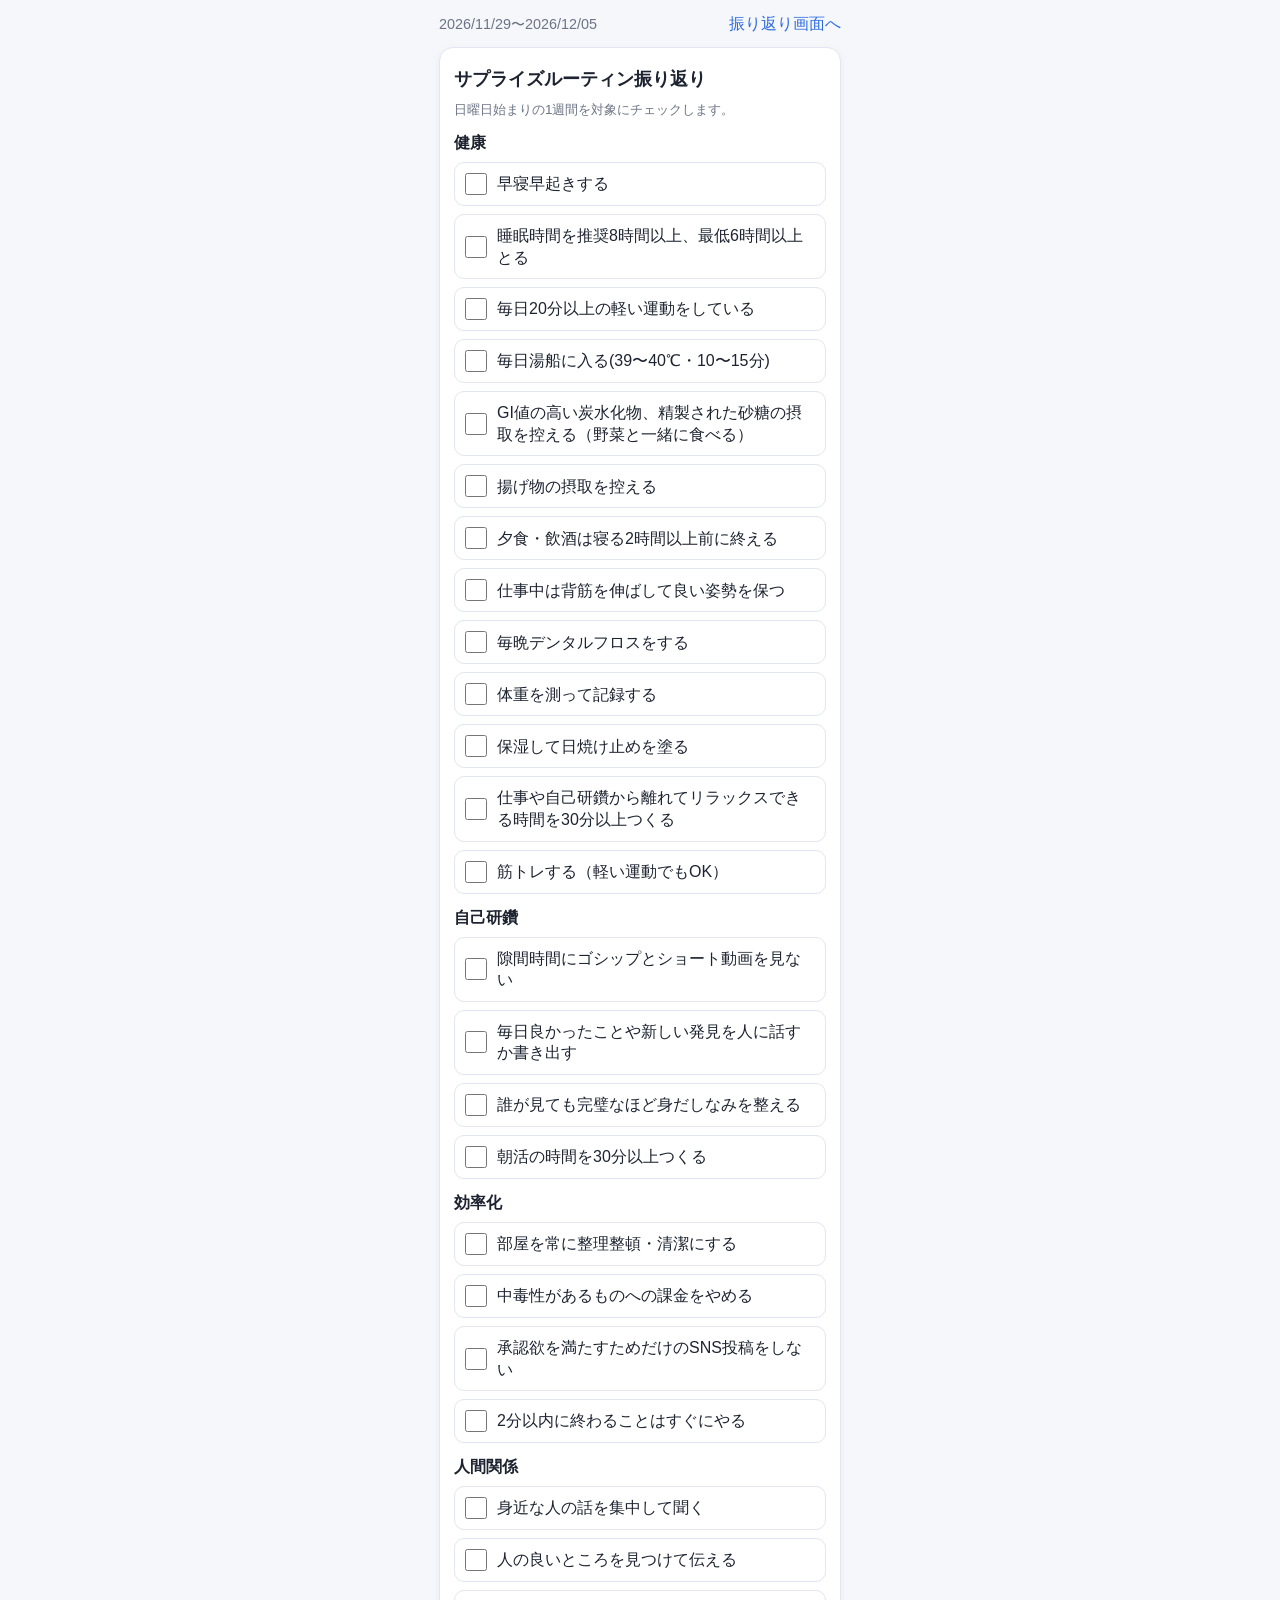
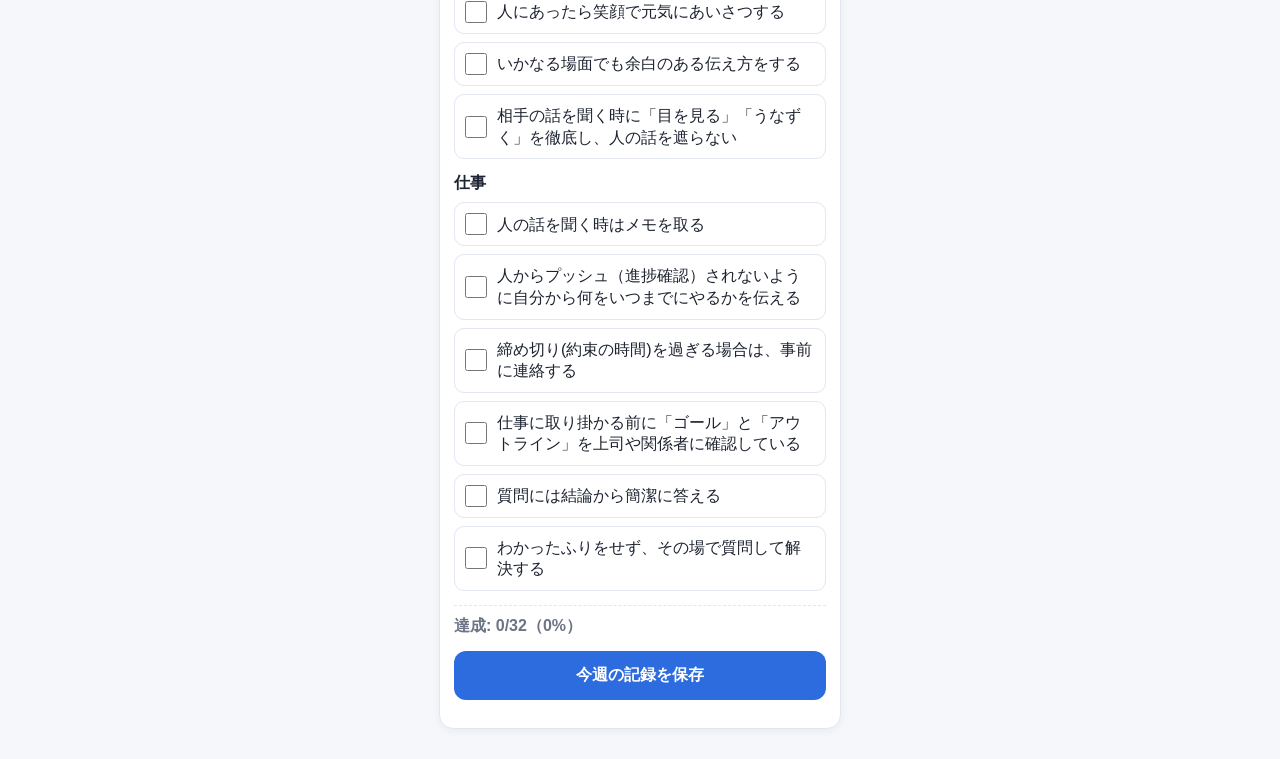
<file: index.html>
<!doctype html>
<html lang="ja">
  <head>
    <meta charset="UTF-8" />
    <meta name="viewport" content="width=device-width, initial-scale=1, viewport-fit=cover" />
    <meta name="theme-color" content="#2d6cdf" />
    <title>サプライズルーティン</title>
    <link rel="manifest" href="./manifest.json" />
    <link rel="stylesheet" href="./css/style.css" />
  </head>
  <body>
    <main class="app">
      <nav class="top-nav">
        <span class="period" id="periodLabel">期間を計算中...</span>
        <a href="./history.html">振り返り画面へ</a>
      </nav>

      <section class="card">
        <h1 class="title">サプライズルーティン振り返り</h1>
        <p class="hint">日曜日始まりの1週間を対象にチェックします。</p>

        <div id="routineContainer"></div>

        <div class="stats" id="statsLabel">達成: 0/32（0%）</div>

        <div class="actions">
          <button id="saveBtn">今週の記録を保存</button>
          <p class="hint" id="saveStatus"></p>
        </div>
      </section>
    </main>

    <script type="module" src="./js/app.js"></script>
  </body>
</html>
</file>
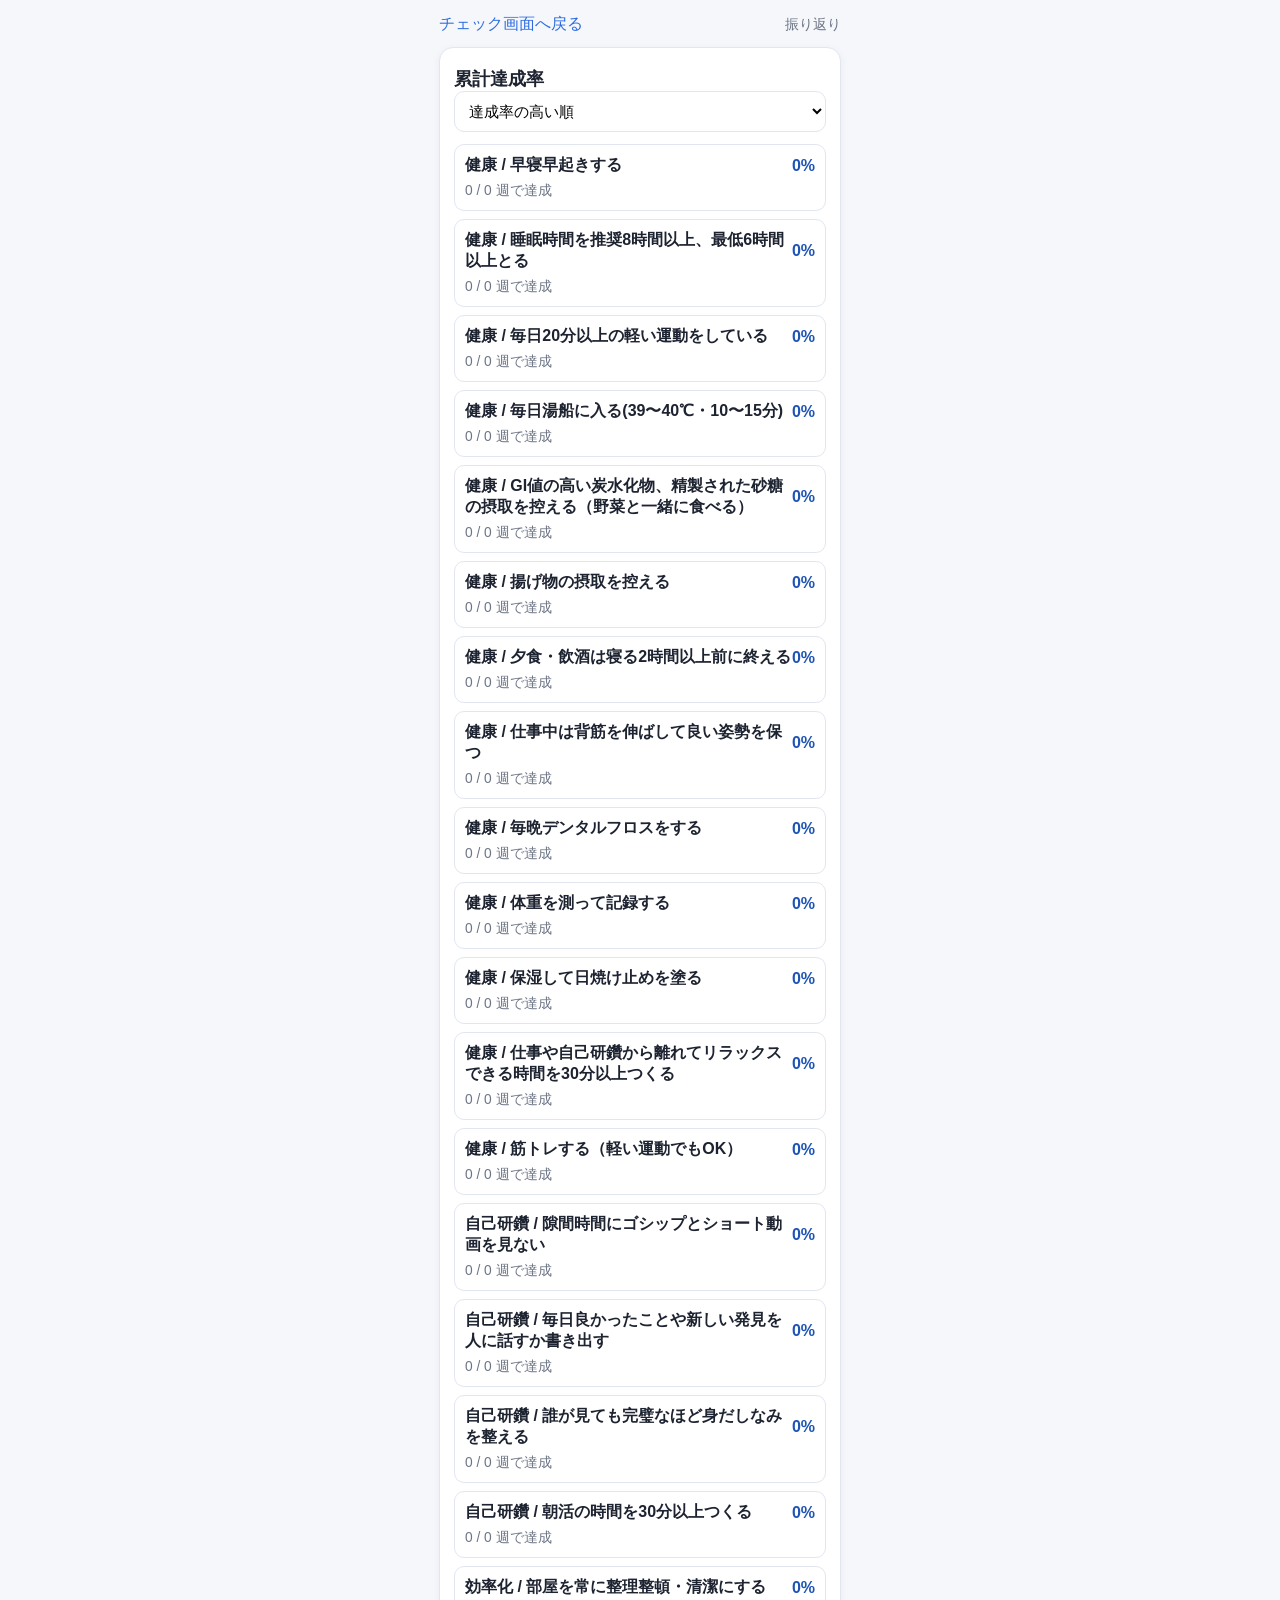
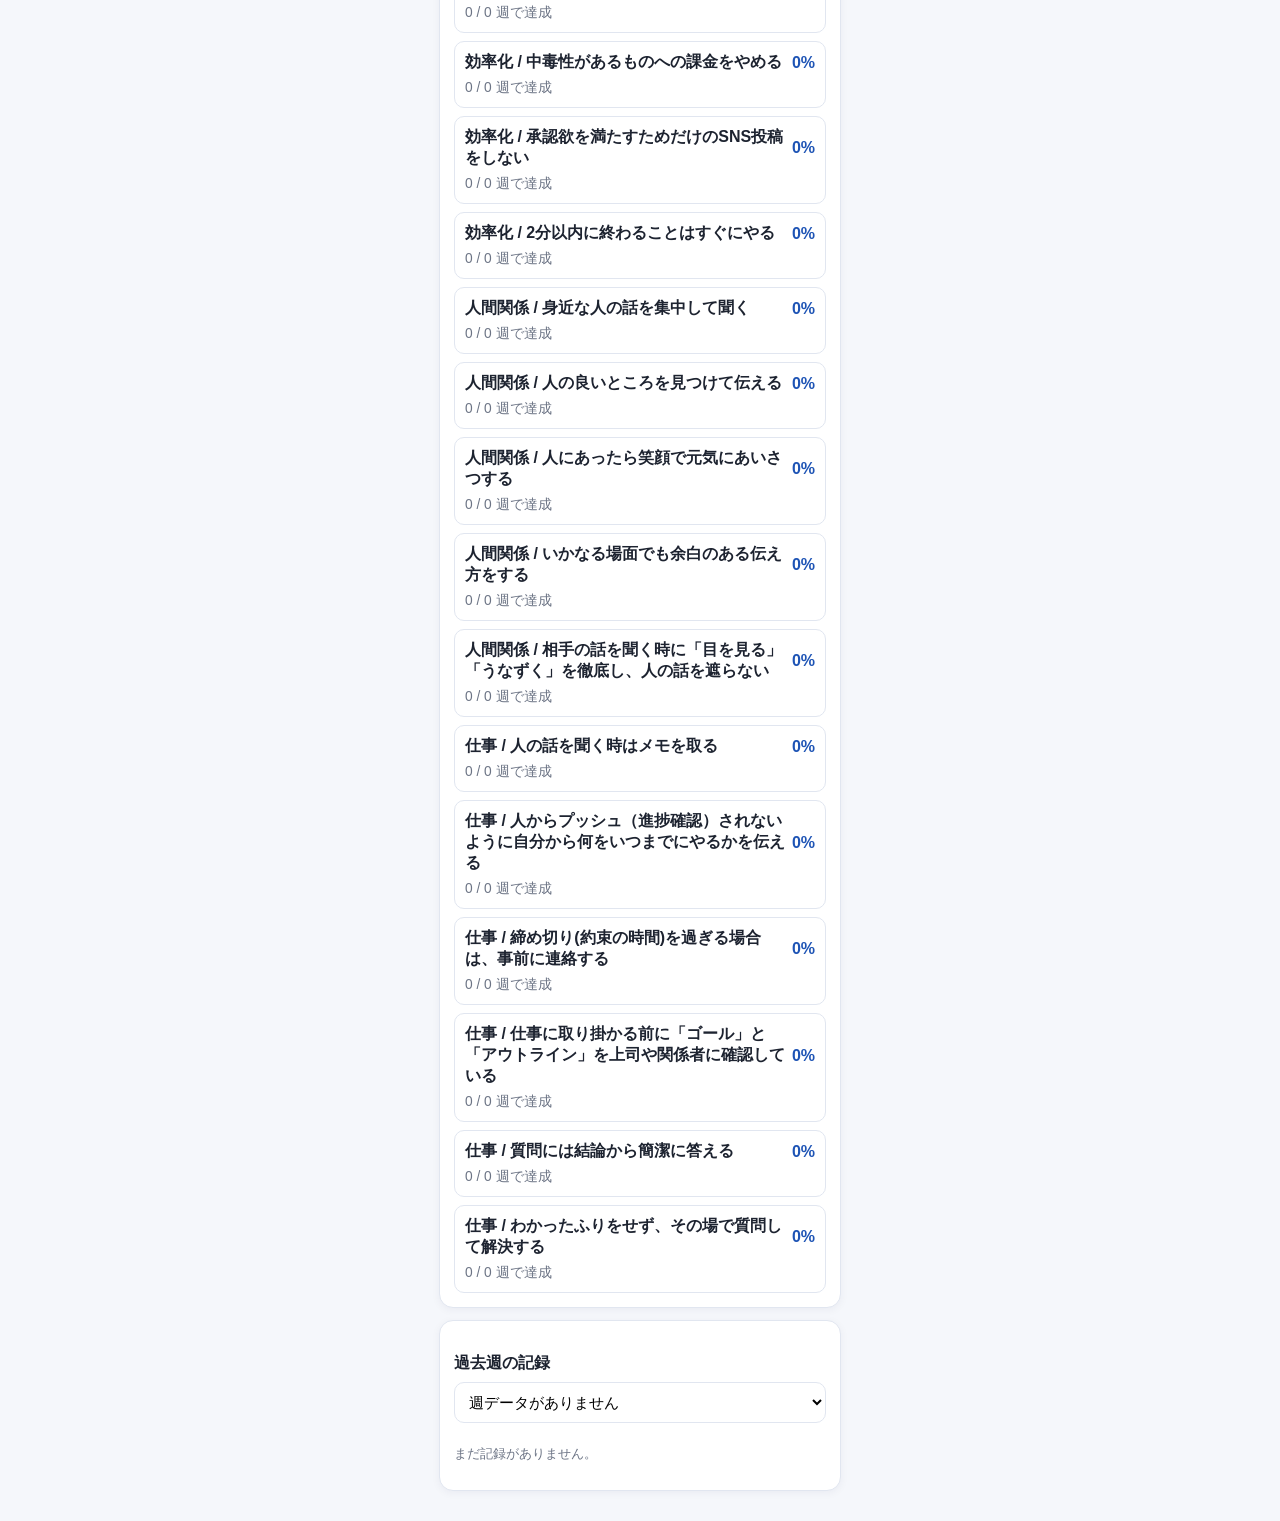
<file: history.html>
<!doctype html>
<html lang="ja">
  <head>
    <meta charset="UTF-8" />
    <meta name="viewport" content="width=device-width, initial-scale=1, viewport-fit=cover" />
    <meta name="theme-color" content="#2d6cdf" />
    <title>振り返り | サプライズルーティン</title>
    <link rel="manifest" href="./manifest.json" />
    <link rel="stylesheet" href="./css/style.css" />
  </head>
  <body>
    <main class="app">
      <nav class="top-nav">
        <a href="./index.html">チェック画面へ戻る</a>
        <span class="period">振り返り</span>
      </nav>

      <section class="card">
        <h1 class="title">累計達成率</h1>
        <div class="controls">
          <select id="sortSelect" class="select">
            <option value="rate-desc">達成率の高い順</option>
            <option value="category">カテゴリ別</option>
          </select>
        </div>
        <div id="summaryContainer" class="summary-list"></div>
      </section>

      <section class="card" style="margin-top: 12px">
        <h2 class="section-title">過去週の記録</h2>
        <div class="controls">
          <select id="historyWeekSelect" class="select"></select>
        </div>
        <div id="weekDetailContainer" class="summary-list"></div>
      </section>
    </main>

    <script type="module" src="./js/history.js"></script>
  </body>
</html>
</file>
<file: css/style.css>
:root {
  --bg: #f5f7fb;
  --card: #ffffff;
  --text: #1d2330;
  --muted: #6c7485;
  --primary: #2d6cdf;
  --primary-dark: #1e54b5;
  --danger: #d93f3f;
  --border: #e1e6f0;
  --ok: #11875d;
}

* {
  box-sizing: border-box;
}

body {
  margin: 0;
  font-family: -apple-system, BlinkMacSystemFont, "Segoe UI", Roboto, sans-serif;
  color: var(--text);
  background: var(--bg);
}

a {
  color: var(--primary);
  text-decoration: none;
}

.app {
  width: 100%;
  max-width: 430px;
  margin: 0 auto;
  min-height: 100dvh;
  padding: 14px 14px 30px;
}

.card {
  background: var(--card);
  border: 1px solid var(--border);
  border-radius: 14px;
  padding: 14px;
  box-shadow: 0 2px 8px rgba(16, 29, 69, 0.05);
}

.top-nav {
  display: flex;
  justify-content: space-between;
  align-items: center;
  margin-bottom: 12px;
}

.title {
  margin: 4px 0 0;
  font-size: 1.15rem;
}

.period {
  font-size: 0.9rem;
  color: var(--muted);
}

.category {
  margin-top: 14px;
}

.category h2 {
  margin: 0 0 8px;
  font-size: 1rem;
}

.routine-list {
  display: grid;
  gap: 8px;
}

.routine-row {
  display: flex;
  gap: 10px;
  align-items: center;
  padding: 10px;
  border-radius: 10px;
  border: 1px solid var(--border);
}

.routine-row input {
  width: 22px;
  height: 22px;
  margin: 0;
}

.routine-row label {
  flex: 1;
  line-height: 1.35;
}

.stats {
  margin-top: 14px;
  padding-top: 10px;
  border-top: 1px dashed var(--border);
  color: var(--muted);
  font-weight: 600;
}

.actions {
  margin-top: 14px;
}

button,
.button-link {
  width: 100%;
  border: none;
  border-radius: 12px;
  padding: 14px 12px;
  font-size: 1rem;
  font-weight: 700;
  background: var(--primary);
  color: #fff;
  cursor: pointer;
}

button:active,
.button-link:active {
  background: var(--primary-dark);
}

button[disabled] {
  background: #aab2c2;
  cursor: not-allowed;
}

.button-link {
  display: block;
  text-align: center;
}

.hint {
  margin-top: 10px;
  font-size: 0.84rem;
  color: var(--muted);
}

.success {
  color: var(--ok);
}

.error {
  color: var(--danger);
}

.section-title {
  margin: 18px 0 8px;
  font-size: 1rem;
}

.controls {
  display: grid;
  gap: 10px;
  margin-bottom: 12px;
}

.select,
select {
  width: 100%;
  padding: 10px;
  border-radius: 10px;
  border: 1px solid var(--border);
  background: #fff;
  font-size: 0.95rem;
}

.summary-list {
  display: grid;
  gap: 8px;
}

.summary-item {
  border: 1px solid var(--border);
  border-radius: 10px;
  padding: 10px;
}

.summary-header {
  display: flex;
  justify-content: space-between;
  align-items: center;
  margin-bottom: 6px;
  font-weight: 700;
}

.summary-rate {
  color: var(--primary-dark);
}

.meta {
  color: var(--muted);
  font-size: 0.86rem;
}
</file>
